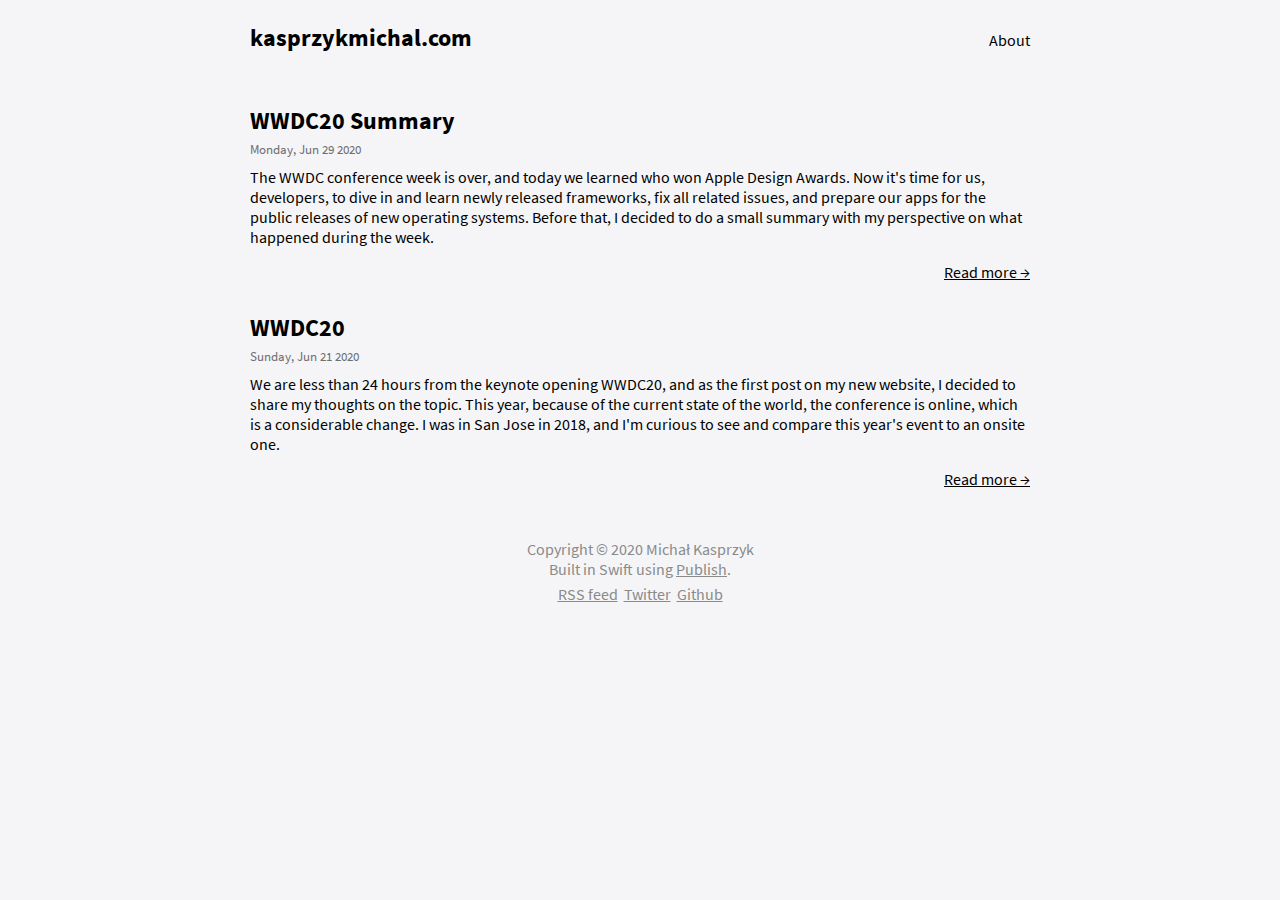
<file: index.html>
<!DOCTYPE html><html lang="en"><head><meta charset="UTF-8"/><meta name="og:site_name" content="kasprzykmichal.com"/><link rel="canonical" href="https://kasprzykmichal.com"/><meta name="twitter:url" content="https://kasprzykmichal.com"/><meta name="og:url" content="https://kasprzykmichal.com"/><title>kasprzykmichal.com</title><meta name="twitter:title" content="kasprzykmichal.com"/><meta name="og:title" content="kasprzykmichal.com"/><meta name="description" content="My site"/><meta name="twitter:description" content="My site"/><meta name="og:description" content="My site"/><meta name="twitter:card" content="summary"/><link rel="stylesheet" href="/styles.css" type="text/css"/><meta name="viewport" content="width=device-width, initial-scale=1.0"/><link rel="shortcut icon" href="/images/favicon.png" type="image/png"/><link rel="alternate" href="/feed.rss" type="application/rss+xml" title="Subscribe to kasprzykmichal.com"/><meta name="twitter:image" content="https://kasprzykmichal.com/images/logo.png"/><meta name="og:image" content="https://kasprzykmichal.com/images/logo.png"/></head><body><header><nav class="site-name"><a href="/">kasprzykmichal.com</a></nav><nav class="menu"><div id="menu-option"><a href="/about">About</a></div></nav></header><div id="post"><div id="post-title"><h1><a href="/posts/2020/06/29/wwdc20-summary">WWDC20 Summary</a></h1></div><div id="post-date">Monday, Jun 29 2020</div><div><div id="post-description">The WWDC conference week is over, and today we learned who won Apple Design Awards. Now it's time for us, developers, to dive in and learn newly released frameworks, fix all related issues, and prepare our apps for the public releases of new operating systems. Before that, I decided to do a small summary with my perspective on what happened during the week.</div></div><div id="post-read-more"><a href="/posts/2020/06/29/wwdc20-summary">Read more &#8594;</a></div></div><div id="post"><div id="post-title"><h1><a href="/posts/2020/06/21/wwdc20">WWDC20</a></h1></div><div id="post-date">Sunday, Jun 21 2020</div><div><div id="post-description">We are less than 24 hours from the keynote opening WWDC20, and as the first post on my new website, I decided to share my thoughts on the topic. This year, because of the current state of the world, the conference is online, which is a considerable change. I was in San Jose in 2018, and I'm curious to see and compare this year's event to an onsite one.</div></div><div id="post-read-more"><a href="/posts/2020/06/21/wwdc20">Read more &#8594;</a></div></div><footer><p class="copy">Copyright © 2020 Michał Kasprzyk<br/>Built in Swift using <a class="link" href="https://github.com/johnsundell/publish">Publish</a>.</p><div id="links"><a class="link" href="/feed.rss">RSS feed</a><a class="link" href="https://twitter.com/kasprzyk_michal">Twitter</a><a class="link" href="https://github.com/kasprzykmichal">Github</a></div></footer></body></html>
</file>
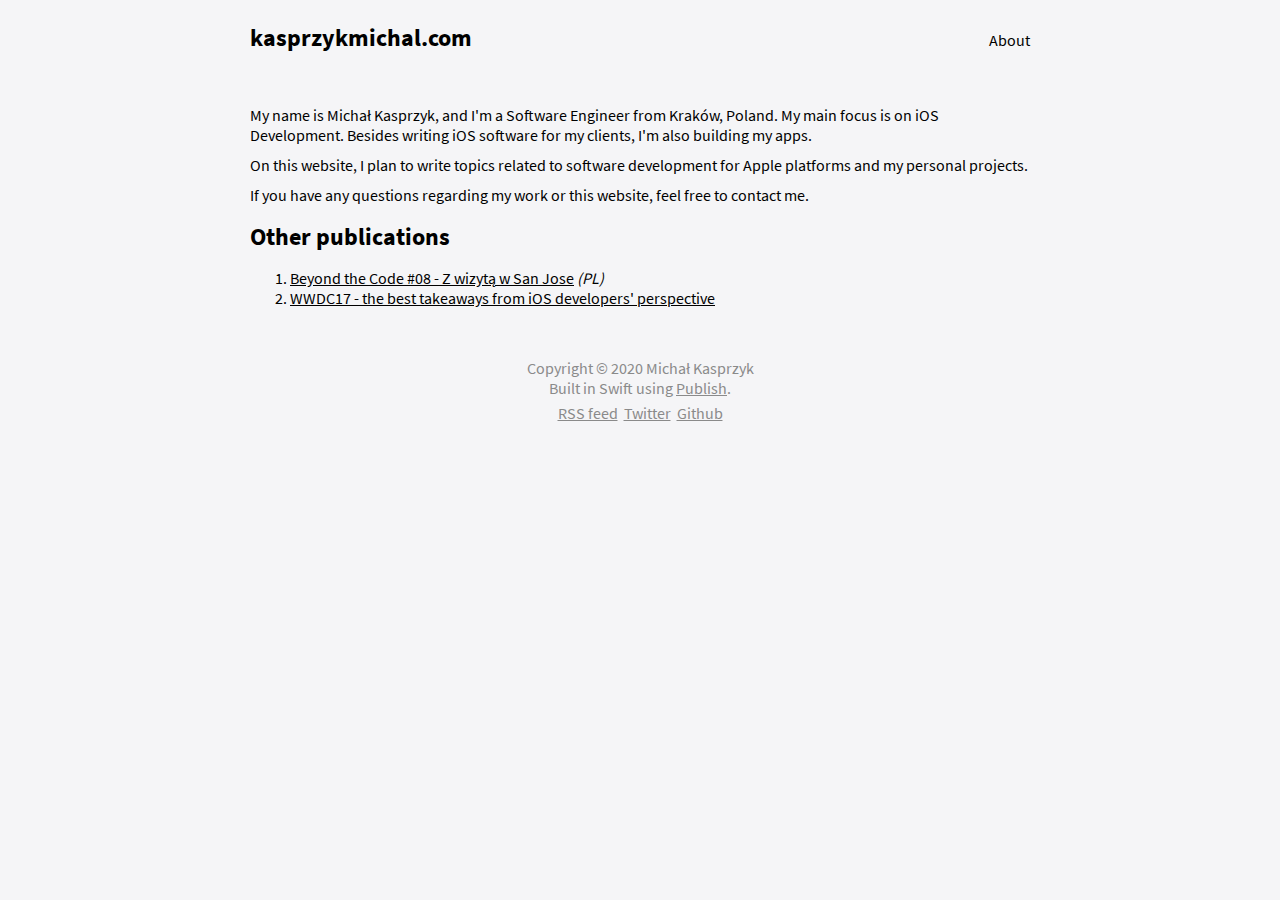
<file: about/index.html>
<!DOCTYPE html><html lang="en"><head><meta charset="UTF-8"/><meta name="og:site_name" content="kasprzykmichal.com"/><link rel="canonical" href="https://kasprzykmichal.com/about"/><meta name="twitter:url" content="https://kasprzykmichal.com/about"/><meta name="og:url" content="https://kasprzykmichal.com/about"/><title>About | kasprzykmichal.com</title><meta name="twitter:title" content="About | kasprzykmichal.com"/><meta name="og:title" content="About | kasprzykmichal.com"/><meta name="description" content="My site"/><meta name="twitter:description" content="My site"/><meta name="og:description" content="My site"/><meta name="twitter:card" content="summary"/><link rel="stylesheet" href="/styles.css" type="text/css"/><meta name="viewport" content="width=device-width, initial-scale=1.0"/><link rel="shortcut icon" href="/images/favicon.png" type="image/png"/><link rel="alternate" href="/feed.rss" type="application/rss+xml" title="Subscribe to kasprzykmichal.com"/><meta name="twitter:image" content="https://kasprzykmichal.com/images/logo.png"/><meta name="og:image" content="https://kasprzykmichal.com/images/logo.png"/></head><body><header><nav class="site-name"><a href="/">kasprzykmichal.com</a></nav><nav class="menu"><div id="menu-option"><a href="/about">About</a></div></nav></header><div id="page"><div id="page-content"><p>My name is Michał Kasprzyk, and I'm a Software Engineer from Kraków, Poland. My main focus is on iOS Development. Besides writing iOS software for my clients, I'm also building my apps.</p><p>On this website, I plan to write topics related to software development for Apple platforms and my personal projects.</p><p>If you have any questions regarding my work or this website, feel free to contact me.</p><h1>Other publications</h1><ol><li><a href="https://beyondthecode.pl/beyond-the-code-08-z-wizyta-w-san-jose/">Beyond the Code #08 - Z wizytą w San Jose</a> <em>(PL)</em></li><li><a href="https://www.youtube.com/watch?v=U-enbr0Gymc">WWDC17 - the best takeaways from iOS developers' perspective</a></li></ol></div></div><footer><p class="copy">Copyright © 2020 Michał Kasprzyk<br/>Built in Swift using <a class="link" href="https://github.com/johnsundell/publish">Publish</a>.</p><div id="links"><a class="link" href="/feed.rss">RSS feed</a><a class="link" href="https://twitter.com/kasprzyk_michal">Twitter</a><a class="link" href="https://github.com/kasprzykmichal">Github</a></div></footer></body></html>
</file>
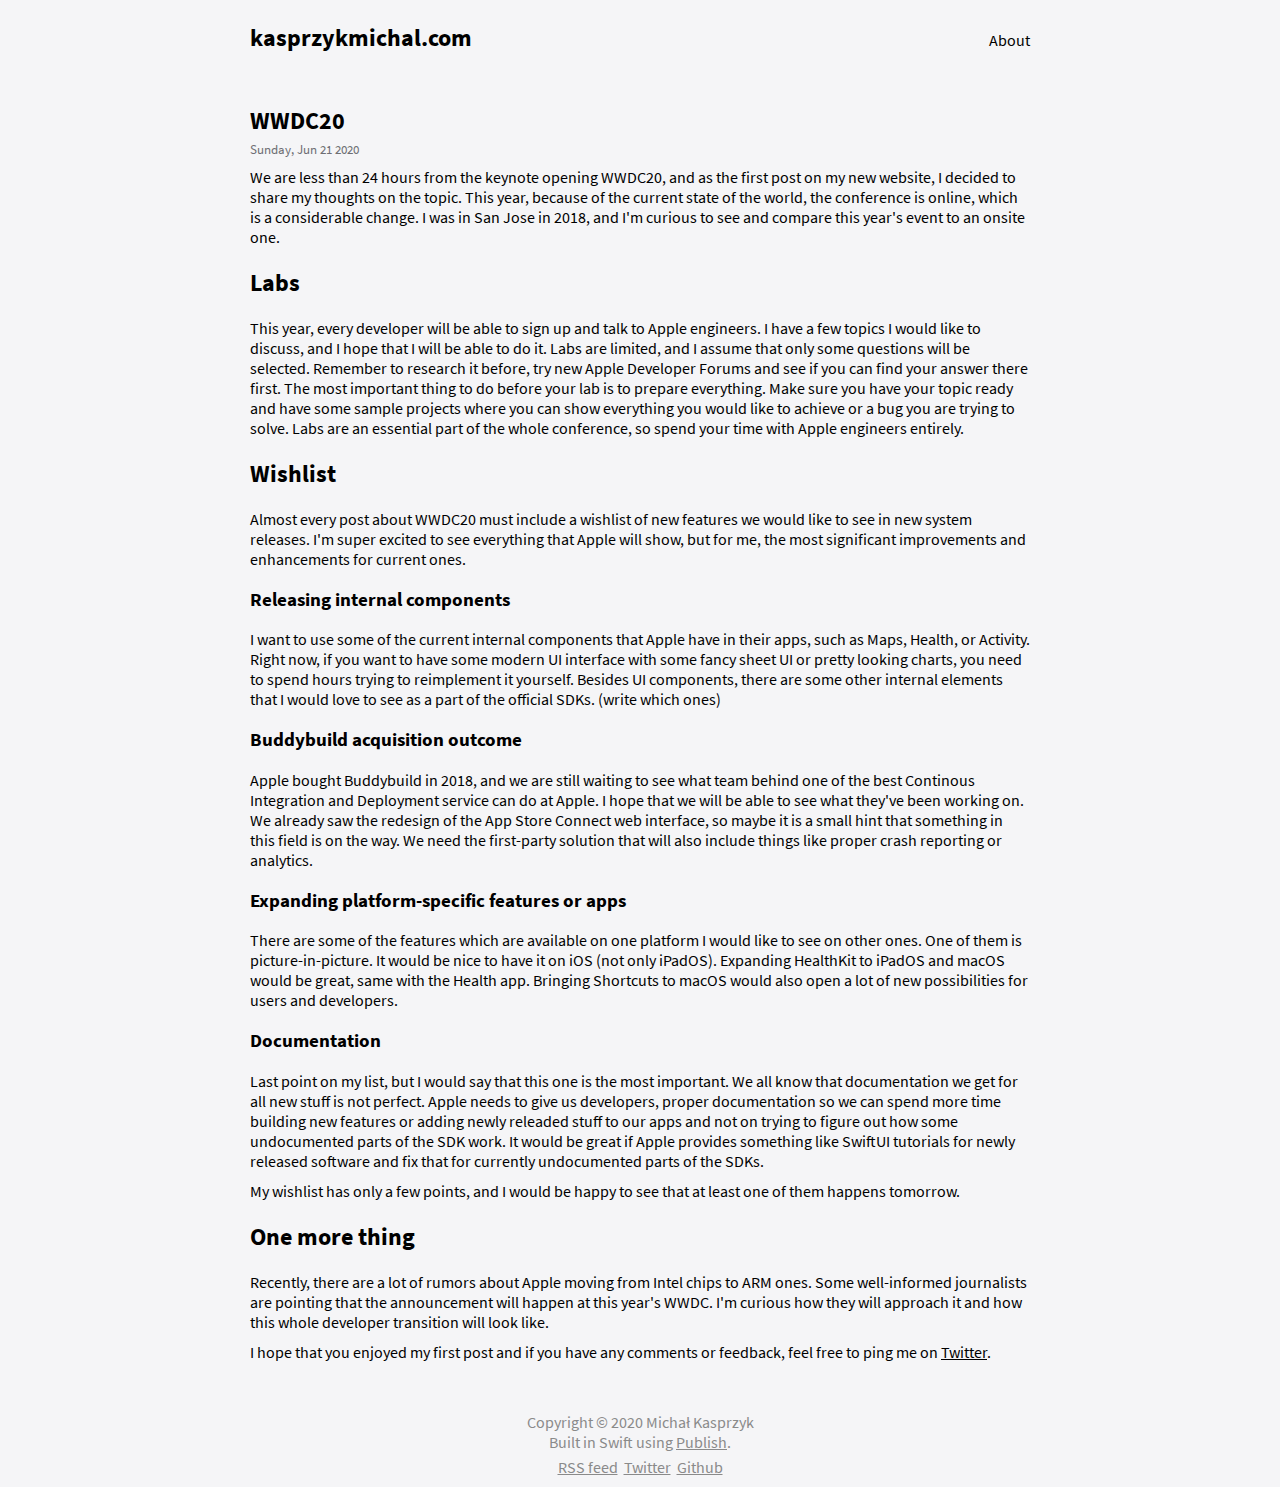
<file: posts/2020/06/21/wwdc20/index.html>
<!DOCTYPE html><html lang="en"><head><meta charset="UTF-8"/><meta name="og:site_name" content="kasprzykmichal.com"/><link rel="canonical" href="https://kasprzykmichal.com/posts/2020/06/21/wwdc20"/><meta name="twitter:url" content="https://kasprzykmichal.com/posts/2020/06/21/wwdc20"/><meta name="og:url" content="https://kasprzykmichal.com/posts/2020/06/21/wwdc20"/><title>WWDC20 | kasprzykmichal.com</title><meta name="twitter:title" content="WWDC20 | kasprzykmichal.com"/><meta name="og:title" content="WWDC20 | kasprzykmichal.com"/><meta name="description" content="We are less than 24 hours from the keynote opening WWDC20, and as the first post on my new website, I decided to share my thoughts on the topic. This year, because of the current state of the world, the conference is online, which is a considerable change. I was in San Jose in 2018, and I'm curious to see and compare this year's event to an onsite one."/><meta name="twitter:description" content="We are less than 24 hours from the keynote opening WWDC20, and as the first post on my new website, I decided to share my thoughts on the topic. This year, because of the current state of the world, the conference is online, which is a considerable change. I was in San Jose in 2018, and I'm curious to see and compare this year's event to an onsite one."/><meta name="og:description" content="We are less than 24 hours from the keynote opening WWDC20, and as the first post on my new website, I decided to share my thoughts on the topic. This year, because of the current state of the world, the conference is online, which is a considerable change. I was in San Jose in 2018, and I'm curious to see and compare this year's event to an onsite one."/><meta name="twitter:card" content="summary"/><link rel="stylesheet" href="/styles.css" type="text/css"/><meta name="viewport" content="width=device-width, initial-scale=1.0"/><link rel="shortcut icon" href="/images/favicon.png" type="image/png"/><link rel="alternate" href="/feed.rss" type="application/rss+xml" title="Subscribe to kasprzykmichal.com"/><meta name="twitter:image" content="https://kasprzykmichal.com/images/logo.png"/><meta name="og:image" content="https://kasprzykmichal.com/images/logo.png"/></head><body><header><nav class="site-name"><a href="/">kasprzykmichal.com</a></nav><nav class="menu"><div id="menu-option"><a href="/about">About</a></div></nav></header><div id="post"><div id="post-title"><h1><a href="/posts/2020/06/21/wwdc20">WWDC20</a></h1></div><div id="post-date">Sunday, Jun 21 2020</div><div><div id="post-content"><p>We are less than 24 hours from the keynote opening WWDC20, and as the first post on my new website, I decided to share my thoughts on the topic. This year, because of the current state of the world, the conference is online, which is a considerable change. I was in San Jose in 2018, and I'm curious to see and compare this year's event to an onsite one.</p><h2>Labs</h2><p>This year, every developer will be able to sign up and talk to Apple engineers. I have a few topics I would like to discuss, and I hope that I will be able to do it. Labs are limited, and I assume that only some questions will be selected. Remember to research it before, try new Apple Developer Forums and see if you can find your answer there first. The most important thing to do before your lab is to prepare everything. Make sure you have your topic ready and have some sample projects where you can show everything you would like to achieve or a bug you are trying to solve. Labs are an essential part of the whole conference, so spend your time with Apple engineers entirely.</p><h2>Wishlist</h2><p>Almost every post about WWDC20 must include a wishlist of new features we would like to see in new system releases. I'm super excited to see everything that Apple will show, but for me, the most significant improvements and enhancements for current ones.</p><h3>Releasing internal components</h3><p>I want to use some of the current internal components that Apple have in their apps, such as Maps, Health, or Activity. Right now, if you want to have some modern UI interface with some fancy sheet UI or pretty looking charts, you need to spend hours trying to reimplement it yourself. Besides UI components, there are some other internal elements that I would love to see as a part of the official SDKs. (write which ones)</p><h3>Buddybuild acquisition outcome</h3><p>Apple bought Buddybuild in 2018, and we are still waiting to see what team behind one of the best Continous Integration and Deployment service can do at Apple. I hope that we will be able to see what they've been working on. We already saw the redesign of the App Store Connect web interface, so maybe it is a small hint that something in this field is on the way. We need the first-party solution that will also include things like proper crash reporting or analytics.</p><h3>Expanding platform-specific features or apps</h3><p>There are some of the features which are available on one platform I would like to see on other ones. One of them is picture-in-picture. It would be nice to have it on iOS (not only iPadOS). Expanding HealthKit to iPadOS and macOS would be great, same with the Health app. Bringing Shortcuts to macOS would also open a lot of new possibilities for users and developers.</p><h3>Documentation</h3><p>Last point on my list, but I would say that this one is the most important. We all know that documentation we get for all new stuff is not perfect. Apple needs to give us developers, proper documentation so we can spend more time building new features or adding newly releaded stuff to our apps and not on trying to figure out how some undocumented parts of the SDK work. It would be great if Apple provides something like SwiftUI tutorials for newly released software and fix that for currently undocumented parts of the SDKs.</p><p>My wishlist has only a few points, and I would be happy to see that at least one of them happens tomorrow.</p><h2>One more thing</h2><p>Recently, there are a lot of rumors about Apple moving from Intel chips to ARM ones. Some well-informed journalists are pointing that the announcement will happen at this year's WWDC. I'm curious how they will approach it and how this whole developer transition will look like.</p><p>I hope that you enjoyed my first post and if you have any comments or feedback, feel free to ping me on <a href="https://twitter.com/kasprzyk_michal">Twitter</a>.</p></div></div></div><footer><p class="copy">Copyright © 2020 Michał Kasprzyk<br/>Built in Swift using <a class="link" href="https://github.com/johnsundell/publish">Publish</a>.</p><div id="links"><a class="link" href="/feed.rss">RSS feed</a><a class="link" href="https://twitter.com/kasprzyk_michal">Twitter</a><a class="link" href="https://github.com/kasprzykmichal">Github</a></div></footer></body></html>
</file>
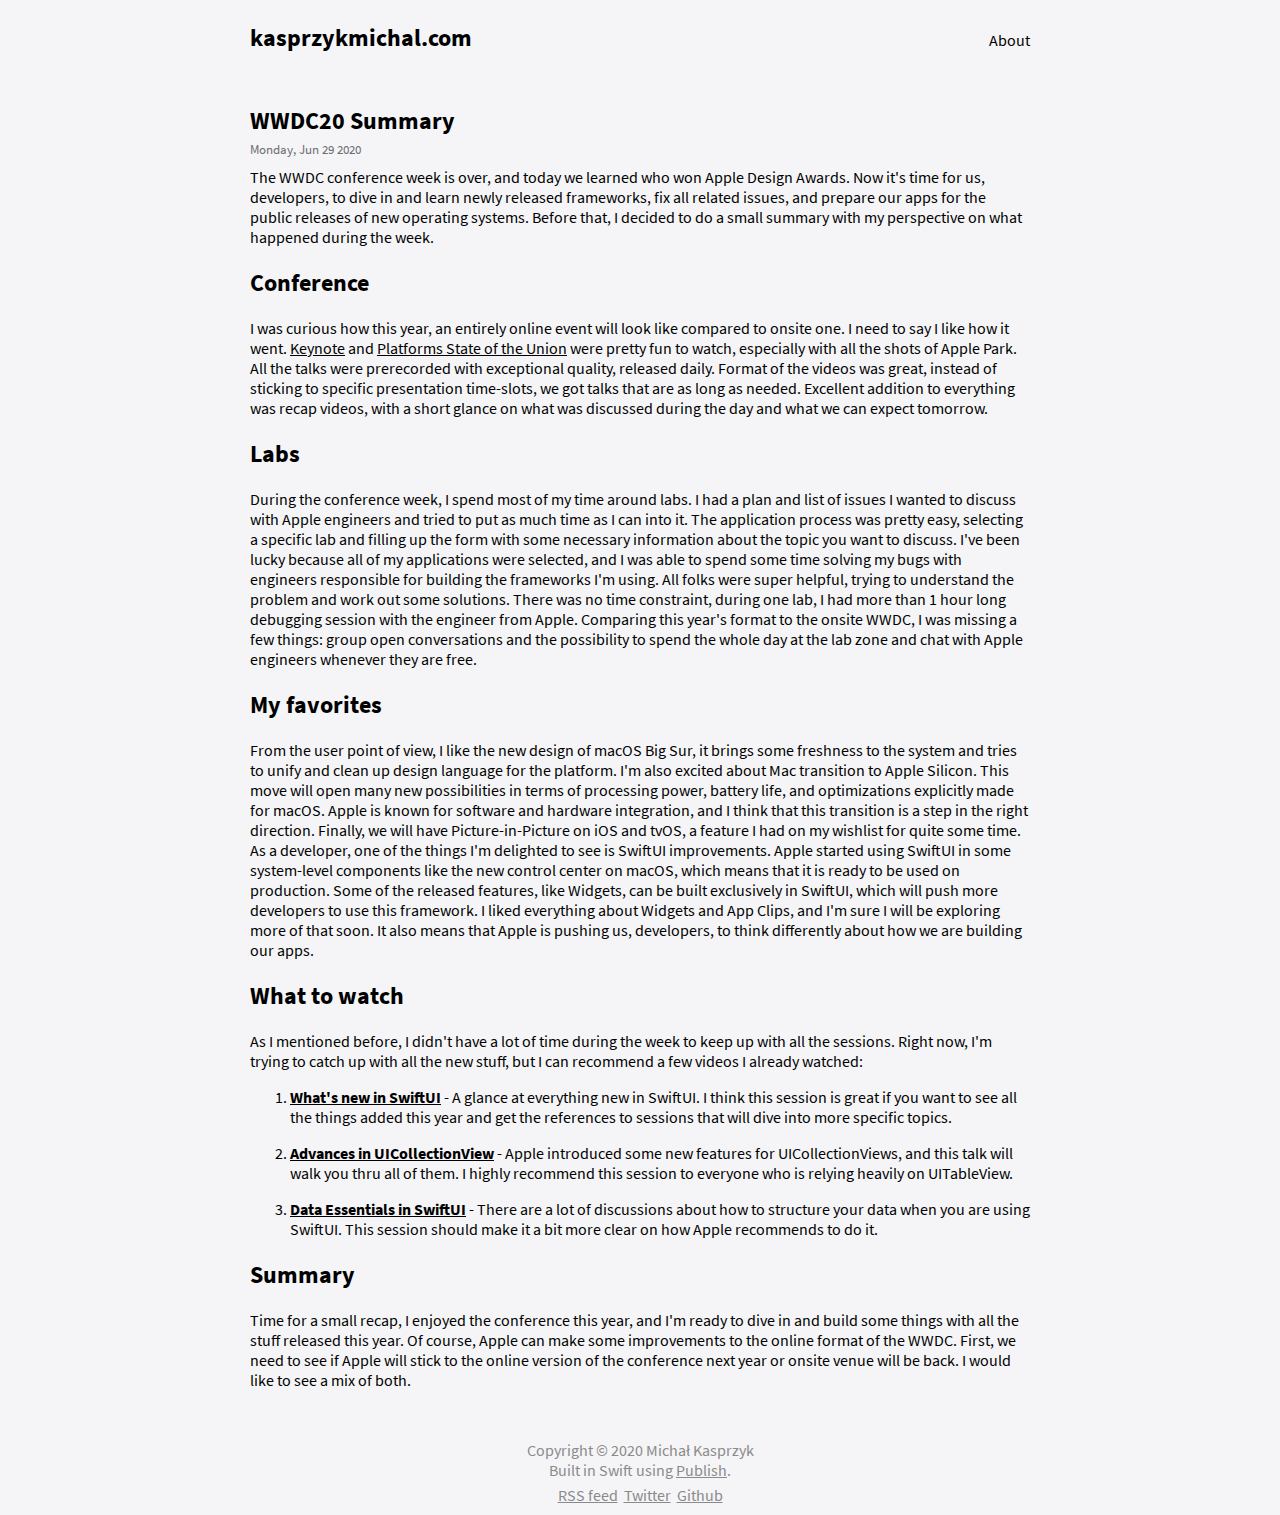
<file: posts/2020/06/29/wwdc20-summary/index.html>
<!DOCTYPE html><html lang="en"><head><meta charset="UTF-8"/><meta name="og:site_name" content="kasprzykmichal.com"/><link rel="canonical" href="https://kasprzykmichal.com/posts/2020/06/29/wwdc20-summary"/><meta name="twitter:url" content="https://kasprzykmichal.com/posts/2020/06/29/wwdc20-summary"/><meta name="og:url" content="https://kasprzykmichal.com/posts/2020/06/29/wwdc20-summary"/><title>WWDC20 Summary | kasprzykmichal.com</title><meta name="twitter:title" content="WWDC20 Summary | kasprzykmichal.com"/><meta name="og:title" content="WWDC20 Summary | kasprzykmichal.com"/><meta name="description" content="The WWDC conference week is over, and today we learned who won Apple Design Awards. Now it's time for us, developers, to dive in and learn newly released frameworks, fix all related issues, and prepare our apps for the public releases of new operating systems. Before that, I decided to do a small summary with my perspective on what happened during the week."/><meta name="twitter:description" content="The WWDC conference week is over, and today we learned who won Apple Design Awards. Now it's time for us, developers, to dive in and learn newly released frameworks, fix all related issues, and prepare our apps for the public releases of new operating systems. Before that, I decided to do a small summary with my perspective on what happened during the week."/><meta name="og:description" content="The WWDC conference week is over, and today we learned who won Apple Design Awards. Now it's time for us, developers, to dive in and learn newly released frameworks, fix all related issues, and prepare our apps for the public releases of new operating systems. Before that, I decided to do a small summary with my perspective on what happened during the week."/><meta name="twitter:card" content="summary"/><link rel="stylesheet" href="/styles.css" type="text/css"/><meta name="viewport" content="width=device-width, initial-scale=1.0"/><link rel="shortcut icon" href="/images/favicon.png" type="image/png"/><link rel="alternate" href="/feed.rss" type="application/rss+xml" title="Subscribe to kasprzykmichal.com"/><meta name="twitter:image" content="https://kasprzykmichal.com/images/logo.png"/><meta name="og:image" content="https://kasprzykmichal.com/images/logo.png"/></head><body><header><nav class="site-name"><a href="/">kasprzykmichal.com</a></nav><nav class="menu"><div id="menu-option"><a href="/about">About</a></div></nav></header><div id="post"><div id="post-title"><h1><a href="/posts/2020/06/29/wwdc20-summary">WWDC20 Summary</a></h1></div><div id="post-date">Monday, Jun 29 2020</div><div><div id="post-content"><p>The WWDC conference week is over, and today we learned who won Apple Design Awards. Now it's time for us, developers, to dive in and learn newly released frameworks, fix all related issues, and prepare our apps for the public releases of new operating systems. Before that, I decided to do a small summary with my perspective on what happened during the week.</p><h2>Conference</h2><p>I was curious how this year, an entirely online event will look like compared to onsite one. I need to say I like how it went. <a href="https://developer.apple.com/videos/play/wwdc2020/101/">Keynote</a> and <a href="https://developer.apple.com/videos/play/wwdc2020/102/">Platforms State of the Union</a> were pretty fun to watch, especially with all the shots of Apple Park. All the talks were prerecorded with exceptional quality, released daily. Format of the videos was great, instead of sticking to specific presentation time-slots, we got talks that are as long as needed. Excellent addition to everything was recap videos, with a short glance on what was discussed during the day and what we can expect tomorrow.</p><h2>Labs</h2><p>During the conference week, I spend most of my time around labs. I had a plan and list of issues I wanted to discuss with Apple engineers and tried to put as much time as I can into it. The application process was pretty easy, selecting a specific lab and filling up the form with some necessary information about the topic you want to discuss. I've been lucky because all of my applications were selected, and I was able to spend some time solving my bugs with engineers responsible for building the frameworks I'm using. All folks were super helpful, trying to understand the problem and work out some solutions. There was no time constraint, during one lab, I had more than 1 hour long debugging session with the engineer from Apple. Comparing this year's format to the onsite WWDC, I was missing a few things: group open conversations and the possibility to spend the whole day at the lab zone and chat with Apple engineers whenever they are free.</p><h2>My favorites</h2><p>From the user point of view, I like the new design of macOS Big Sur, it brings some freshness to the system and tries to unify and clean up design language for the platform. I'm also excited about Mac transition to Apple Silicon. This move will open many new possibilities in terms of processing power, battery life, and optimizations explicitly made for macOS. Apple is known for software and hardware integration, and I think that this transition is a step in the right direction. Finally, we will have Picture-in-Picture on iOS and tvOS, a feature I had on my wishlist for quite some time. As a developer, one of the things I'm delighted to see is SwiftUI improvements. Apple started using SwiftUI in some system-level components like the new control center on macOS, which means that it is ready to be used on production. Some of the released features, like Widgets, can be built exclusively in SwiftUI, which will push more developers to use this framework. I liked everything about Widgets and App Clips, and I'm sure I will be exploring more of that soon. It also means that Apple is pushing us, developers, to think differently about how we are building our apps.</p><h2>What to watch</h2><p>As I mentioned before, I didn't have a lot of time during the week to keep up with all the sessions. Right now, I'm trying to catch up with all the new stuff, but I can recommend a few videos I already watched:</p><ol><li><a href="https://developer.apple.com/videos/play/wwdc2020/10041/"><strong>What's new in SwiftUI</strong></a> - A glance at everything new in SwiftUI. I think this session is great if you want to see all the things added this year and get the references to sessions that will dive into more specific topics.</li></ol><ol start="2"><li><a href="https://developer.apple.com/videos/play/wwdc2020/10097/"><strong>Advances in UICollectionView</strong></a> - Apple introduced some new features for UICollectionViews, and this talk will walk you thru all of them. I highly recommend this session to everyone who is relying heavily on UITableView.</li></ol><ol start="3"><li><a href="https://developer.apple.com/videos/play/wwdc2020/10040/"><strong>Data Essentials in SwiftUI</strong></a> - There are a lot of discussions about how to structure your data when you are using SwiftUI. This session should make it a bit more clear on how Apple recommends to do it.</li></ol><h2>Summary</h2><p>Time for a small recap, I enjoyed the conference this year, and I'm ready to dive in and build some things with all the stuff released this year. Of course, Apple can make some improvements to the online format of the WWDC. First, we need to see if Apple will stick to the online version of the conference next year or onsite venue will be back. I would like to see a mix of both.</p></div></div></div><footer><p class="copy">Copyright © 2020 Michał Kasprzyk<br/>Built in Swift using <a class="link" href="https://github.com/johnsundell/publish">Publish</a>.</p><div id="links"><a class="link" href="/feed.rss">RSS feed</a><a class="link" href="https://twitter.com/kasprzyk_michal">Twitter</a><a class="link" href="https://github.com/kasprzykmichal">Github</a></div></footer></body></html>
</file>
<file: styles.css>
@font-face {
    font-family: 'Main';
    src: url(/fonts/SourceSansPro-Regular.ttf);
}

@font-face {
    font-family: 'Main';
    src: url(/fonts/SourceSansPro-Bold.ttf);
    font-weight: bold;
}

@font-face {
    font-family: "Code";
    src: url(/fonts/SourceCodePro-Regular.ttf);
}

header {
    height: 50px;
    margin-top: 25px;
    margin-left: 10px;
    margin-right: 10px;
}

.site-name {
    float: left;
    margin-bottom: 20px;
    font-size: 1.5em;
    vertical-align: middle;
    line-height: 25px;
    font-weight: bold;
}

#site-name {
    font-size: 1.5em;
    color: #000;
    font-weight: bold;
}

.menu {
    float: right;
    vertical-align: middle;
    line-height: 30px;
}

body {
    background: #f5f5f7;
    color: #000;
    font-family: 'Main';
    max-width: 800px;
    margin: auto;
}

#post {
    margin: auto;
    clear: both;
    margin-top: 30px;
    margin-bottom: 30px;
    margin-left: 10px;
    margin-right: 10px;
}

#post-title {
    text-decoration: none;
}

#post-date {
    color: #6e6e73;
    font-size: 0.8em;
}

#post-description {
    margin-top: 10px;
}

#post-read-more {
    text-align: right;
    text-decoration: underline;
    margin-top: 15px;
}

#post-content {
    margin-top: 10px;
}

#post-content a {
    text-decoration: underline;
}

#page {
    margin: auto;
    clear: both;
    margin-top: 30px;
    margin-bottom: 30px;
    margin-left: 10px;
    margin-right: 10px;
}

#page a {
    text-decoration: underline;
}

footer {
  text-align: center;
  width: 100%;
  position: static;
  margin-top: 50px;
  margin-bottom: 10px;
  color: #8a8a8a;
}

.copy {
    margin-bottom: 5px;
}

#links {
    margin-top: 5px;
}

#links .link {
    padding-left: 3px;
    padding-right: 3px;
}

a.link {
    text-decoration: underline;
}

hr {
    border-color: #6e6e73;
    border-top: 0px;
    opacity: 0.1;
}

a {
    text-decoration: none;
}

h1 {
    margin-bottom: 5px;
    font-size: 1.5em;
}

h2 {
    margin: 20px 0;
}

p {
    margin-top: 0px;
    margin-bottom: 10px;
}

a {
    color: inherit;
}

pre {
    margin-bottom: 1.5em;
    background-color: #1a1a1a;
    padding: 16px 0;
    border-radius: 16px;
    margin-left: 20px;
    margin-right: 20px;
}

pre code {
    font-family: "Code", monospace;
    display: block;
    padding: 0 20px;
    color: #a9bcbc;
    line-height: 1.4em;
    font-size: 0.95em;
    overflow-x: auto;
    white-space: pre;
    -webkit-overflow-scrolling: touch;
}

pre code .keyword {
    color: #e73289;
}

pre code .type {
    color: #8281ca;
}

pre code .call {
    color: #348fe5;
}

pre code .property {
    color: #21ab9d;
}

pre code .number {
    color: #db6f57;
}

pre code .string {
    color: #fa641e;
}

pre code .comment {
    color: #6b8a94;
}

pre code .dotAccess {
    color: #92b300;
}

pre code .preprocessing {
    color: #b68a00;
}
</file>
